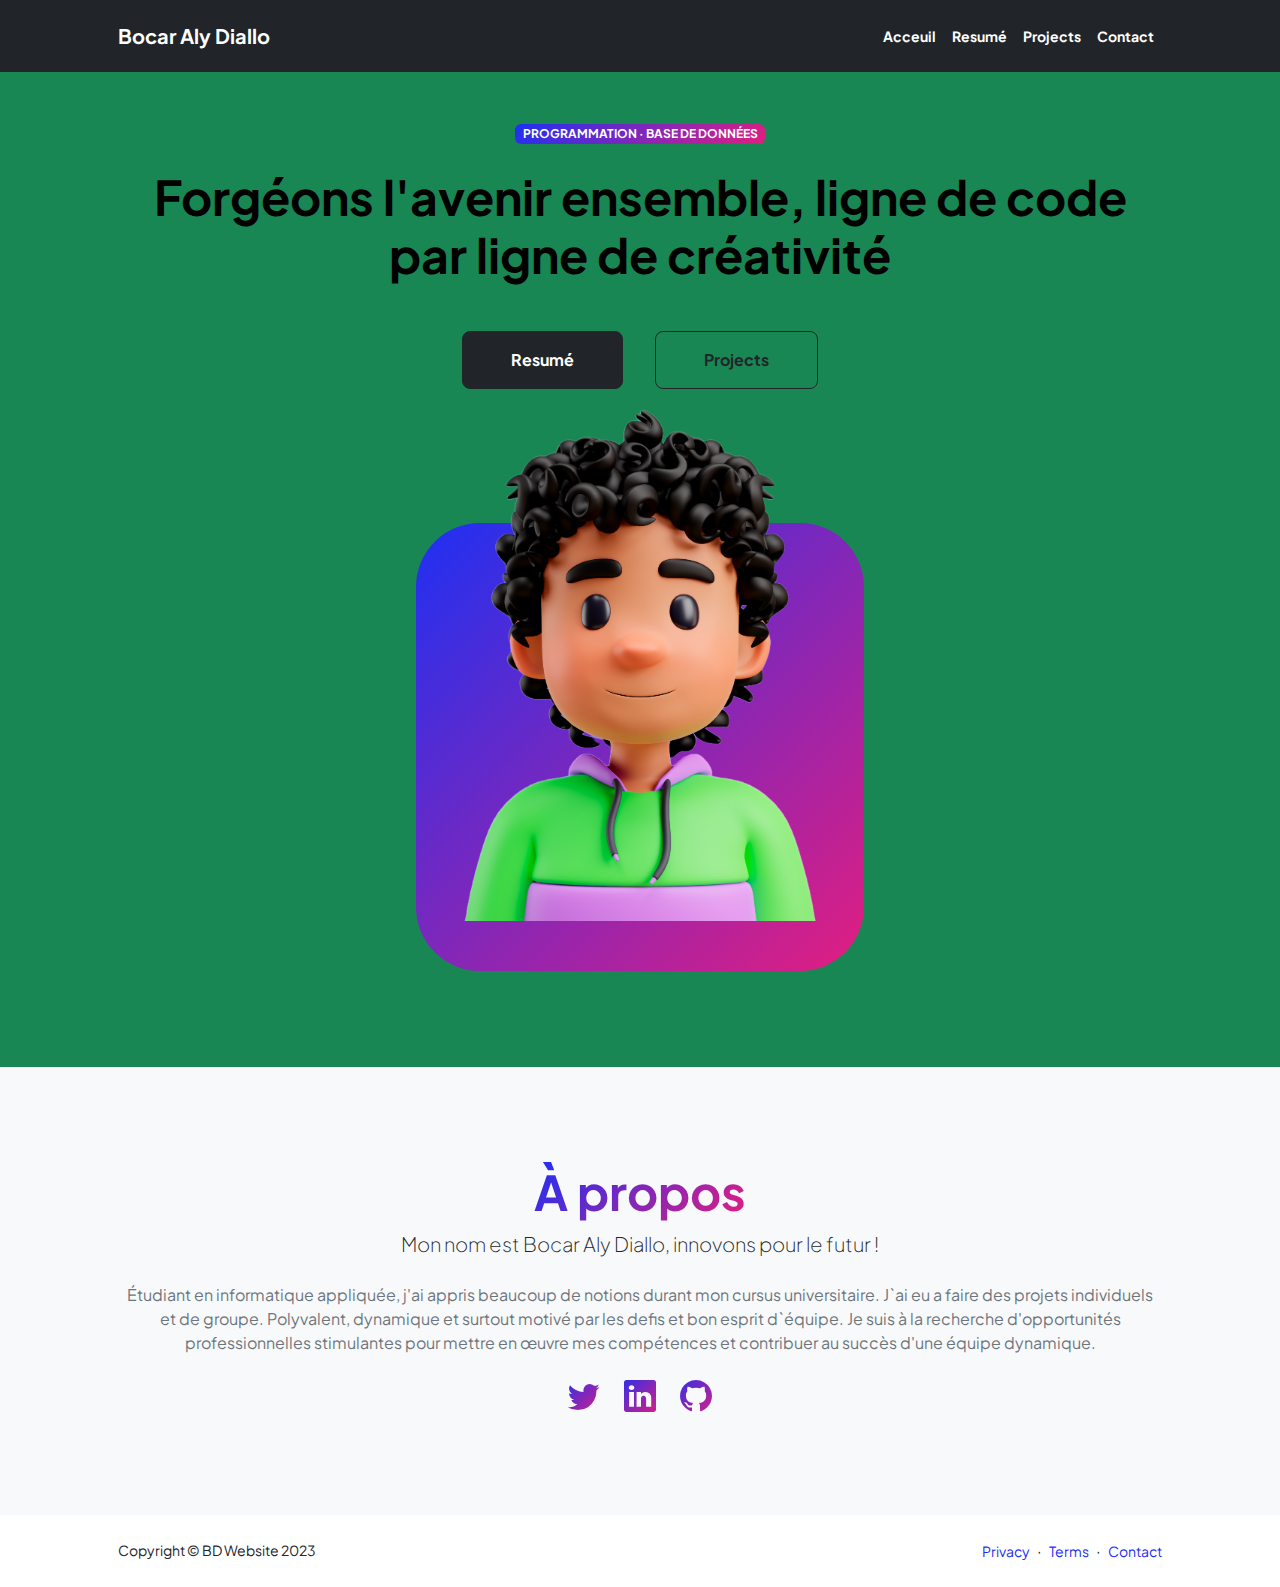
<file: index.html>
<!DOCTYPE html>
<html lang="en">

<head>
    <meta charset="utf-8" />
    <meta name="viewport" content="width=device-width, initial-scale=1, shrink-to-fit=no" />
    <meta name="description" content="" />
    <meta name="author" content="" />
    <title>Portfolio - Bocar Aly</title>
    <!-- Favicon-->
    <link rel="icon" type="image/x-icon" href="assets/favicon.ico" />
    <!-- Custom Google font-->
    <link rel="preconnect" href="https://fonts.googleapis.com" />
    <link rel="preconnect" href="https://fonts.gstatic.com" crossorigin />
    <link
        href="https://fonts.googleapis.com/css2?family=Plus+Jakarta+Sans:wght@100;200;300;400;500;600;700;800;900&amp;display=swap"
        rel="stylesheet" />
    <!-- Bootstrap icons-->
    <link href="https://cdn.jsdelivr.net/npm/bootstrap-icons@1.8.1/font/bootstrap-icons.css" rel="stylesheet" />
    <!-- Core theme CSS (includes Bootstrap)-->
    <link href="css/styles.css" rel="stylesheet" />
    <link href="css/portfolio.css" rel="stylesheet" />
</head>

<body class="d-flex flex-column h-100">
    <main class="flex-shrink-0">
        <!-- Navigation-->
        <div class="jumbotron bg-success">
            <nav class="navbar navbar-expand-lg navbar-light bg-dark py-3">
                <div class="container px-5">
                    <a class="navbar-brand" href="index.html"><span class="fw-bolder text-white">Bocar Aly
                            Diallo</span></a>
                    <button class="navbar-toggler" type="button" data-bs-toggle="collapse"
                        data-bs-target="#navbarSupportedContent" aria-controls="navbarSupportedContent"
                        aria-expanded="false" aria-label="Toggle navigation"><span
                            class="navbar-toggler-icon"></span>
                        </button>
                    <div class="collapse navbar-collapse" id="navbarSupportedContent">
                        <ul class="navbar-nav ms-auto mb-2 mb-lg-0 small fw-bolder">
                            <li class="nav-item"><a class="nav-link" href="index.html">Acceuil</a></li>
                            <li class="nav-item"><a class="nav-link" href="resume.html">Resumé</a></li>
                            <li class="nav-item"><a class="nav-link" href="projects.html">Projects</a></li>
                            <li class="nav-item"><a class="nav-link" href="contact.html">Contact</a></li>
                        </ul>
                    </div>
                </div>
            </nav>
            <!-- Header-->
            <header class="py-5">
                <div class="container px-5 pb-5">
                    <div class="row gx-5 align-items-center">
                        <div class="col-xxl-5">
                            <!-- Header text content-->
                            <div class="text-center text-xxl-start">
                                <div class="badge bg-gradient-primary-to-secondary text-white mb-4">
                                    <div class="text-uppercase">Programmation &middot; Base de données</div>
                                </div>
                                 <h1 class="display-5 fw-bolder mb-5"><span class="text-gradient1">Forgéons l'avenir ensemble, ligne de code par ligne de créativité</span></h1>
                                <div
                                    class="d-grid gap-3 d-sm-flex justify-content-sm-center justify-content-xxl-start mb-3">
                                    <a class="btn btn-dark btn-lg px-5 py-3 me-sm-3 fs-6 fw-bolder"
                                        href="resume.html">Resumé</a>
                                    <a class="btn btn-outline-dark btn-lg px-5 py-3 fs-6 fw-bolder"
                                        href="projects.html">Projects</a>
                                </div>
                            </div>
                        </div>
                        <div class="col-xxl-7">
                            <!-- Header profile picture-->
                            <div class="d-flex justify-content-center mt-5 mt-xxl-0">
                                <div class="profile bg-gradient-primary-to-secondary">
                                    
                                    <img class="profile-img" src="assets/NP.png" alt="Photo de profile" />

                                </div>
                            </div>
                        </div>
                    </div>
                </div>
            </header>
            <!-- About Section-->
            <section class="bg-light py-5">
                <div class="container px-5">
                    <div class="row gx-5 justify-content-center">
                        <div class="col-xxl-8">
                            <div class="text-center my-5">
                                <h2 class="display-5 fw-bolder"><span class="text-gradient d-inline">À propos</span>
                                </h2>
                                <p class="lead fw-light mb-4">Mon nom est Bocar Aly Diallo, innovons pour le futur !</p>
                                <p class="text-muted">Étudiant en informatique appliquée, j'ai appris beaucoup de notions durant mon cursus universitaire. J`ai eu a faire des projets individuels et de groupe. Polyvalent, dynamique et surtout motivé par les defis et bon esprit d`équipe. Je suis à la recherche d'opportunités professionnelles stimulantes pour mettre en œuvre mes compétences et contribuer au succès d'une équipe dynamique.</p>
                                <div class="d-flex justify-content-center fs-2 gap-4">
                                    <a class="text-gradient" href="#!"><i class="bi bi-twitter"></i></a>
                                    <a class="text-gradient" href="#!"><i class="bi bi-linkedin"></i></a>
                                    <a class="text-gradient" href="https://github.com/Bocar01/INFO4042"><i class="bi bi-github"></i></a>
                                </div>
                            </div>
                        </div>
                    </div>
                </div>
            </section>
        </div>
    </main>
    <!-- Footer-->
    <footer class="bg-white py-4 mt-auto">
        <div class="container px-5">
            <div class="text-color row align-items-center justify-content-between flex-column flex-sm-row">
                <div class="col-auto">
                    <div class="small m-0">Copyright &copy; BD Website 2023</div>
                </div>
                <div class="col-auto">
                    <a class="small" href="#!">Privacy</a>
                    <span class="mx-1">&middot;</span>
                    <a class="small" href="#!">Terms</a>
                    <span class="mx-1">&middot;</span>
                    <a class="small" href="contact.html">Contact</a>
                </div>
            </div>
        </div>
    </footer>
    <!-- Bootstrap core JS-->
    <script src="https://cdn.jsdelivr.net/npm/bootstrap@5.2.3/dist/js/bootstrap.bundle.min.js"></script>
    <!-- Core theme JS-->
    <script src="js/scripts.js"></script>
</body>

</html>
</file>
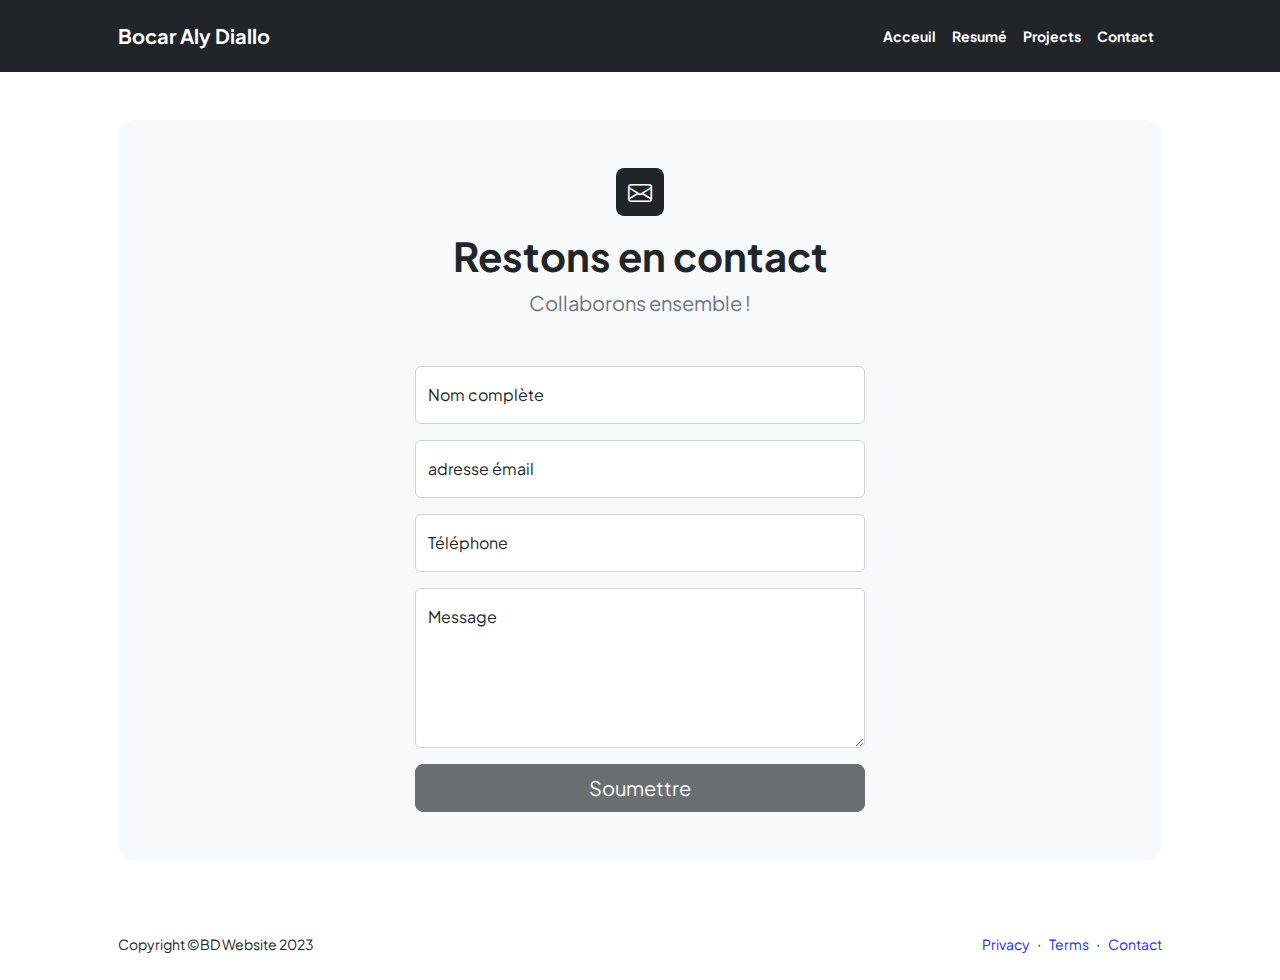
<file: contact.html>
<!DOCTYPE html>
<html lang="en">
    <head>
        <meta charset="utf-8" />
        <meta name="viewport" content="width=device-width, initial-scale=1, shrink-to-fit=no" />
        <meta name="description" content />
        <meta name="author" content />
        <title>Portfolio - Bocar Aly</title>
        <!-- Favicon-->
        <link rel="icon" type="image/x-icon" href="assets/favicon.ico" />
        <!-- Custom Google font-->
        <link rel="preconnect" href="https://fonts.googleapis.com" />
        <link rel="preconnect" href="https://fonts.gstatic.com" crossorigin />
        <link href="https://fonts.googleapis.com/css2?family=Plus+Jakarta+Sans:wght@100;200;300;400;500;600;700;800;900&amp;display=swap" rel="stylesheet" />
        <!-- Bootstrap icons-->
        <link href="https://cdn.jsdelivr.net/npm/bootstrap-icons@1.8.1/font/bootstrap-icons.css" rel="stylesheet" />
        <!-- Core theme CSS (includes Bootstrap)-->
        <link href="css/styles.css" rel="stylesheet" />
        <link href="css/portfolio.css" rel="stylesheet" />
    </head>
    <body class="d-flex flex-column">
        <main class="flex-shrink-0">
            <!-- Navigation-->
            <nav class="navbar navbar-expand-lg navbar-light bg-dark py-3">
                <div class="container px-5">
                    <a class="navbar-brand" href="index.html"><span class="fw-bolder text-white">Bocar Aly Diallo</span></a>
                    <button class="navbar-toggler" type="button" data-bs-toggle="collapse" data-bs-target="#navbarSupportedContent" aria-controls="navbarSupportedContent" aria-expanded="false" aria-label="Toggle navigation"><span class="navbar-toggler-icon"></span></button>
                    <div class="collapse navbar-collapse" id="navbarSupportedContent">
                        <ul class="navbar-nav ms-auto mb-2 mb-lg-0 small fw-bolder">
                            <li class="nav-item"><a class="nav-link" href="index.html">Acceuil</a></li>
                            <li class="nav-item"><a class="nav-link" href="resume.html">Resumé</a></li>
                            <li class="nav-item"><a class="nav-link" href="projects.html">Projects</a></li>
                            <li class="nav-item"><a class="nav-link" href="contact.html">Contact</a></li>
                        </ul>
                    </div>
                </div>
            </nav>
            <!-- Page content-->
            <section class="py-5">
                <div class="container px-5">
                    <!-- Contact form-->
                    <div class="bg-light rounded-4 py-5 px-4 px-md-5">
                        <div class="text-center mb-5">
                            <div class="feature bg-dark  text-white rounded-3 mb-3"><i class="bi bi-envelope"></i></div>
                            <h1 class="fw-bolder">Restons en contact</h1>
                            <p class="lead fw-normal text-muted mb-0">Collaborons ensemble !</p>
                        </div>
                        <div class="row gx-5 justify-content-center">
                            <div class="col-lg-8 col-xl-6">
                                <!-- * * * * * * * * * * * * * * *-->
                                <!-- * * SB Forms Contact Form * *-->
                                <!-- * * * * * * * * * * * * * * *-->
                                <!-- This form is pre-integrated with SB Forms.-->
                                <!-- To make this form functional, sign up at-->
                                <!-- https://startbootstrap.com/solution/contact-forms-->
                                <!-- to get an API token!-->
                                <form id="contactForm" data-sb-form-api-token="API_TOKEN">
                                    <!-- Name input-->
                                    <div class="form-floating mb-3">
                                        <input class="form-control" id="name" type="text" placeholder="Enter your name..." data-sb-validations="required" />
                                        <label for="name">Nom complète</label>
                                        <div class="invalid-feedback" data-sb-feedback="name:required">Un nom est requis.</div>
                                    </div>
                                    <!-- Email address input-->
                                    <div class="form-floating mb-3">
                                        <input class="form-control" id="email" type="email" placeholder="name@example.com" data-sb-validations="required,email" />
                                        <label for="email">adresse émail</label>
                                        <div class="invalid-feedback" data-sb-feedback="email:required">émail est requis.</div>
                                        <div class="invalid-feedback" data-sb-feedback="email:email">émail non valide.</div>
                                    </div>
                                    <!-- Phone number input-->
                                    <div class="form-floating mb-3">
                                        <input class="form-control" id="phone" type="tel" placeholder="(123) 456-7890" data-sb-validations="required" />
                                        <label for="phone">Téléphone</label>
                                        <div class="invalid-feedback" data-sb-feedback="phone:required">Un numéro de téléphone est requis.</div>
                                    </div>
                                    <!-- Message input-->
                                    <div class="form-floating mb-3">
                                        <textarea class="form-control" id="message" type="text" placeholder="Enter your message here..." style="height: 10rem" data-sb-validations="required"></textarea>
                                        <label for="message">Message</label>
                                        <div class="invalid-feedback" data-sb-feedback="message:required">Le message est requis.</div>
                                    </div>
                                    <!-- Submit success message-->
                                    <!---->
                                    <!-- This is what your users will see when the form-->
                                    <!-- has successfully submitted-->
                                    <div class="d-none" id="submitSuccessMessage">
                                        <div class="text-center mb-3">
                                            <div class="fw-bolder">Soumission de la formulaire est reussi!</div>
                                            Pour activer cette formulaire, se connecter au
                                            <br />
                                            <a href="https://startbootstrap.com/solution/contact-forms">https://startbootstrap.com/solution/contact-forms</a>
                                        </div>
                                    </div>
                                    <!-- Submit error message-->
                                    <!---->
                                    <!-- This is what your users will see when there is-->
                                    <!-- an error submitting the form-->
                                    <div class="d-none" id="submitErrorMessage"><div class="text-center text-danger mb-3">Erreur d'envoie!</div></div>
                                    <!-- Submit Button-->
                                    <div class="d-grid"><button class="btn btn-dark btn-lg disabled" id="submitButton" type="submit">Soumettre</button></div>
                                </form>
                            </div>
                        </div>
                    </div>
                </div>
            </section>
        </main>
        <!-- Footer-->
        <footer class="bg-white py-4 mt-auto">
            <div class="container px-5">
                <div class="row align-items-center justify-content-between flex-column flex-sm-row">
                    <div class="col-auto"><div class="small m-0">Copyright &copy;BD Website 2023</div></div>
                    <div class="col-auto">
                        <a class="small" href="#!">Privacy</a>
                        <span class="mx-1">&middot;</span>
                        <a class="small" href="#!">Terms</a>
                        <span class="mx-1">&middot;</span>
                        <a class="small" href="contact.html">Contact</a>
                    </div>
                </div>
            </div>
        </footer>
        <!-- Bootstrap core JS-->
        <script src="https://cdn.jsdelivr.net/npm/bootstrap@5.2.3/dist/js/bootstrap.bundle.min.js"></script>
        <!-- Core theme JS-->
        <script src="js/scripts.js"></script>
        <!-- * * * * * * * * * * * * * * * * * * * * * * * * * * * * * * * * * * * * * * * *-->
        <!-- * *                               SB Forms JS                               * *-->
        <!-- * * Activate your form at https://startbootstrap.com/solution/contact-forms * *-->
        <!-- * * * * * * * * * * * * * * * * * * * * * * * * * * * * * * * * * * * * * * * *-->
        <script src="https://cdn.startbootstrap.com/sb-forms-latest.js"></script>
    </body>
</html>
</file>
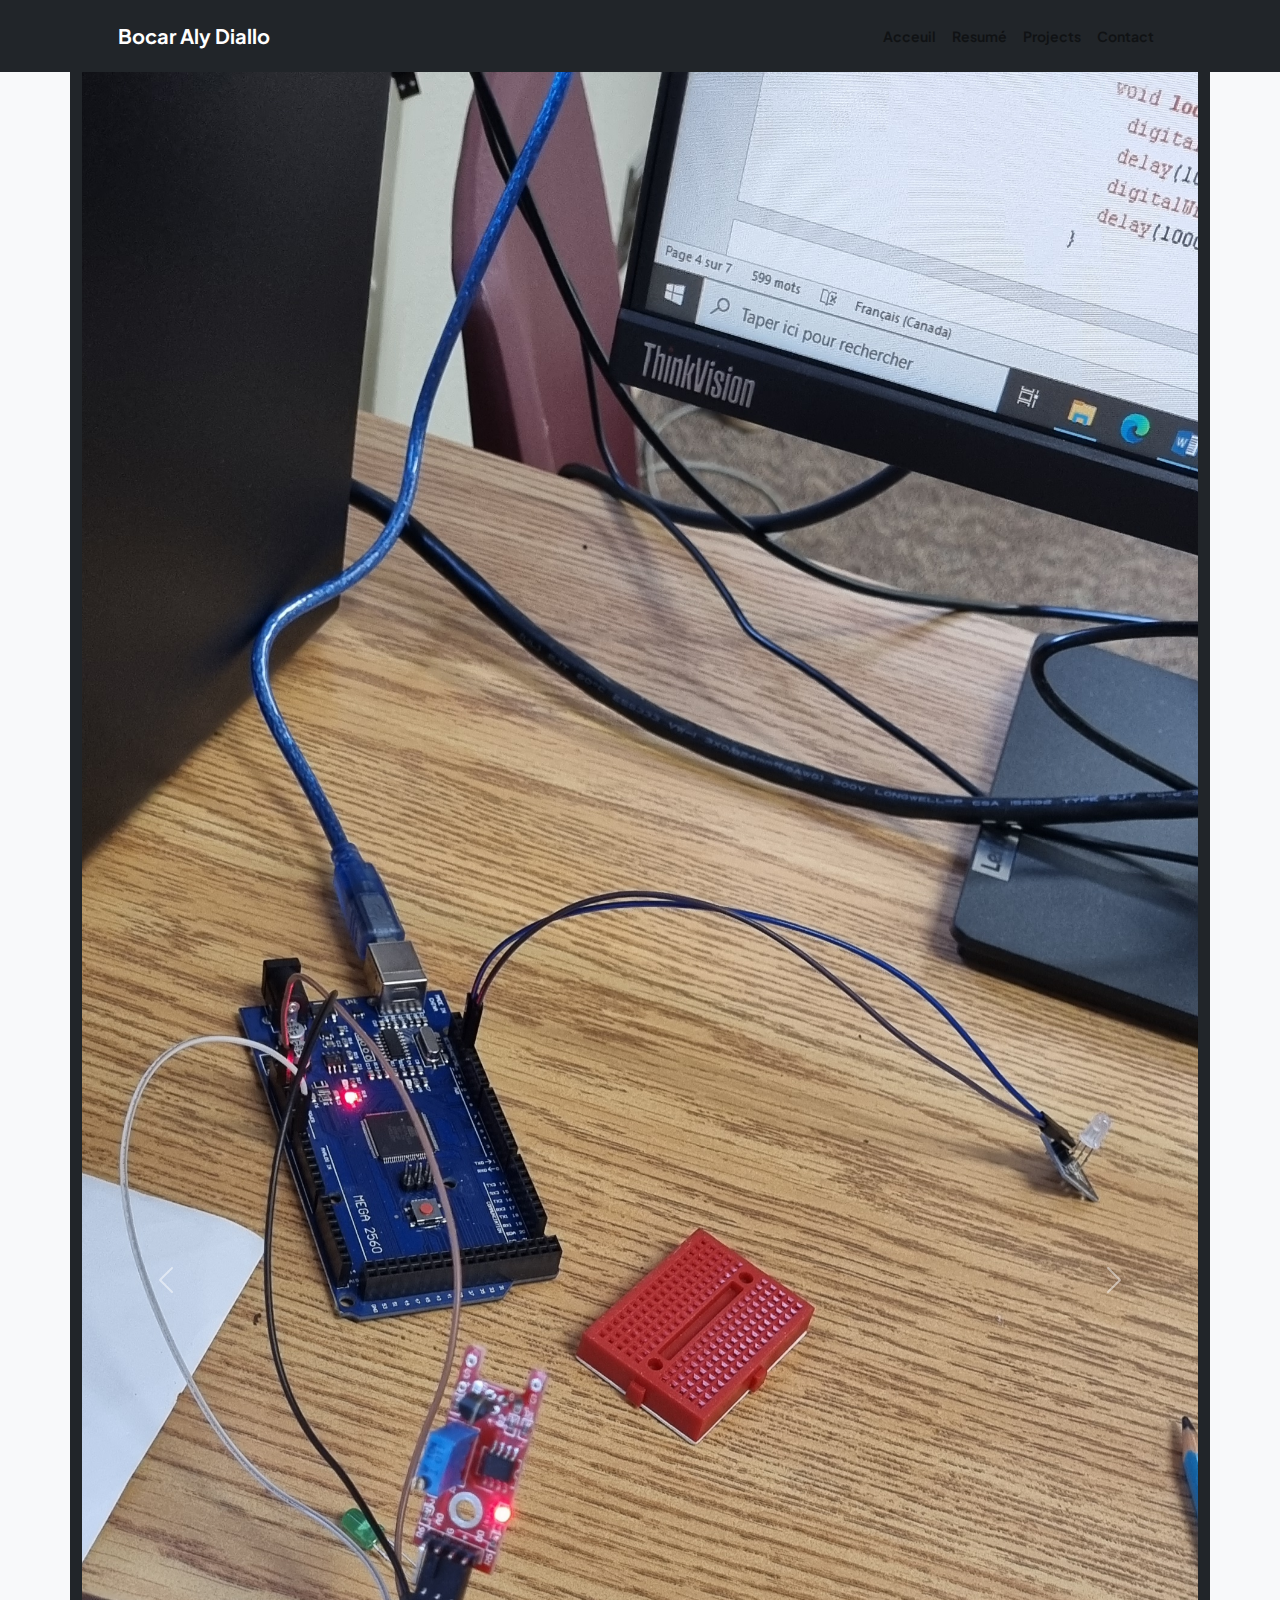
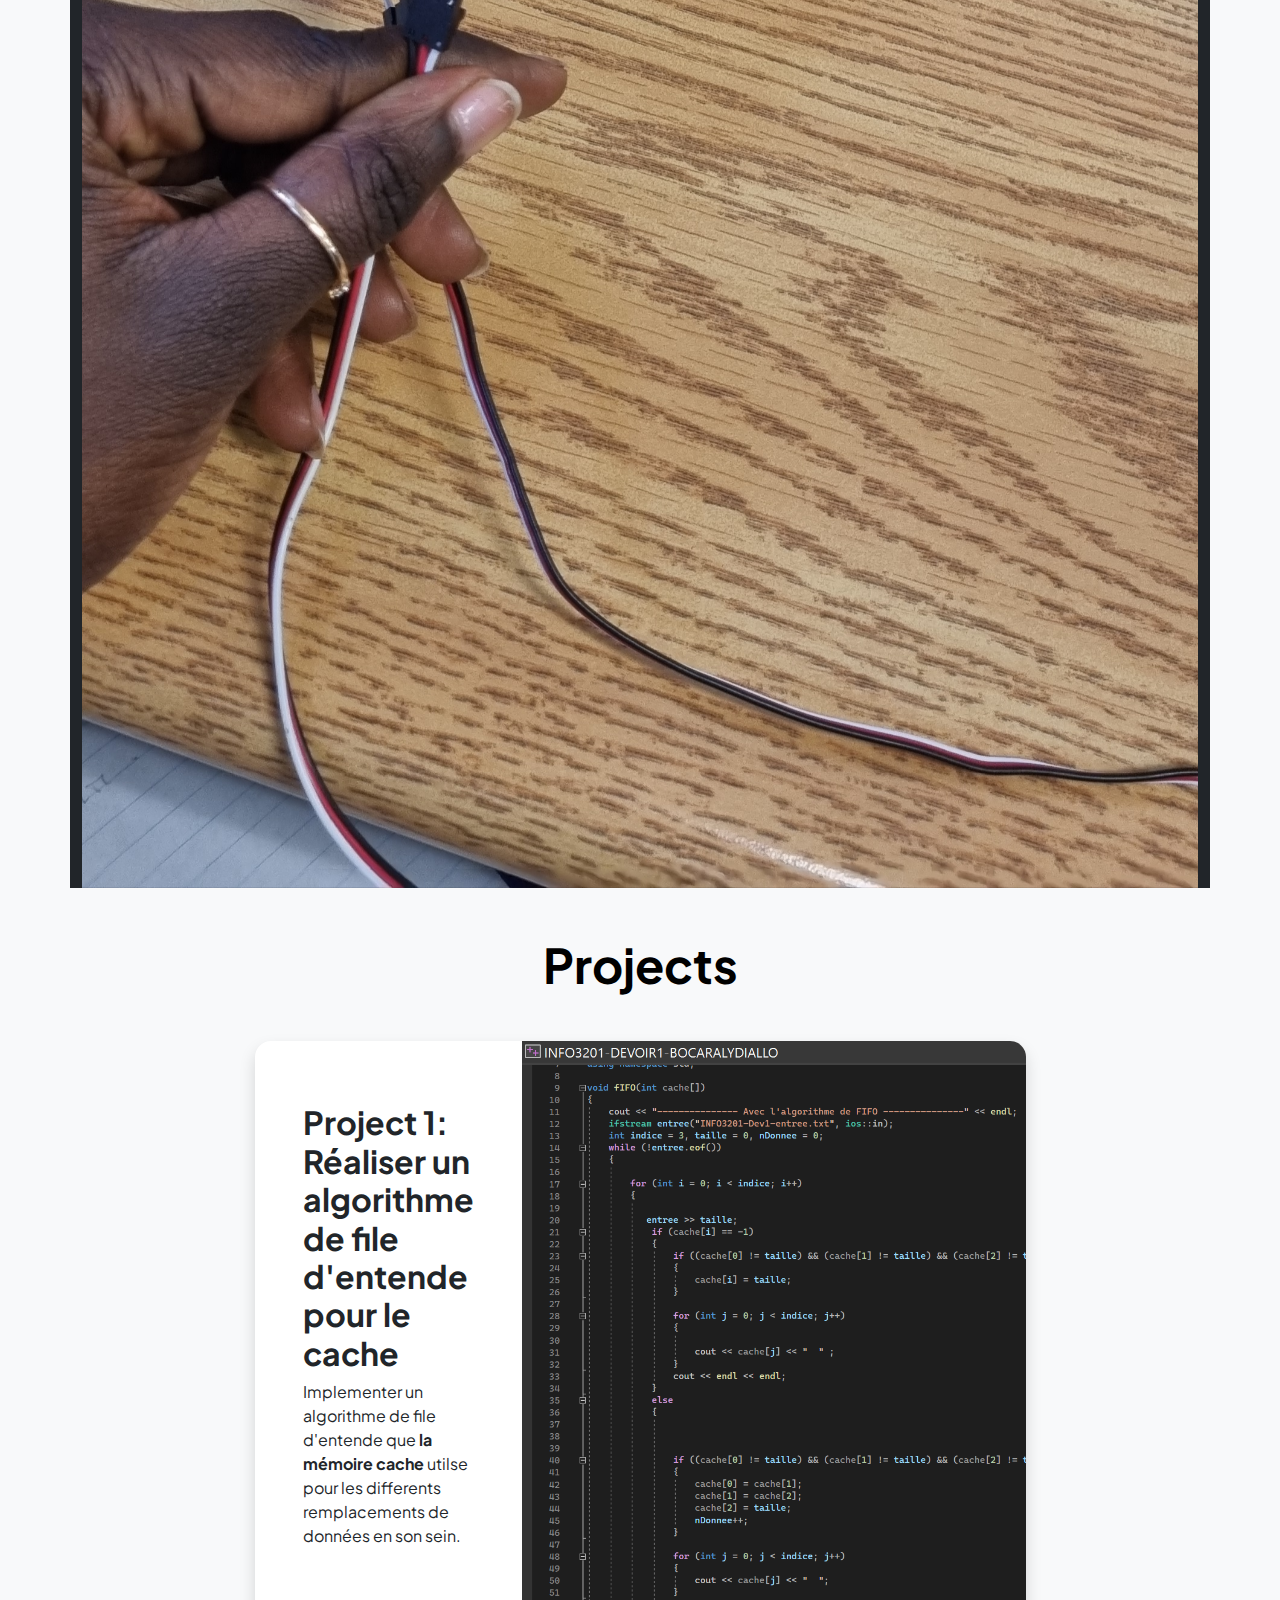
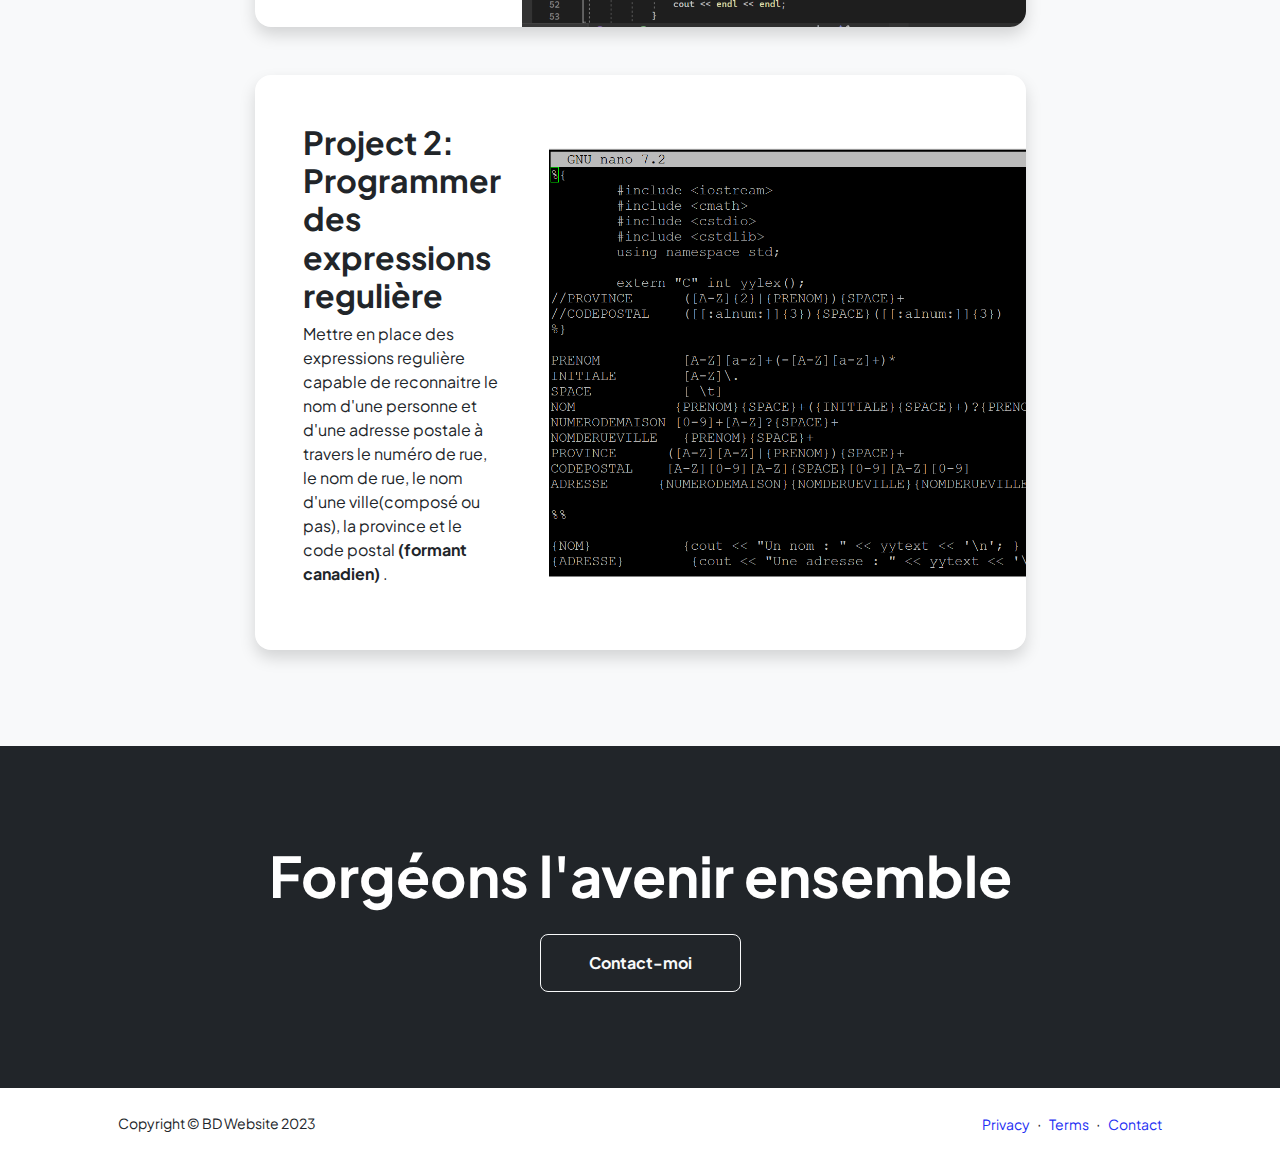
<file: projects.html>
<!DOCTYPE html>
<html lang="en">

<head>
    <meta charset="utf-8" />
    <meta name="viewport" content="width=device-width, initial-scale=1, shrink-to-fit=no" />
    <meta name="description" content="" />
    <meta name="author" content="" />
    <title>Portfolio - Bocar Aly</title>
    <!-- Favicon-->
    <link rel="icon" type="image/x-icon" href="assets/favicon.ico" />
    <!-- Custom Google font-->
    <link rel="preconnect" href="https://fonts.googleapis.com" />
    <link rel="preconnect" href="https://fonts.gstatic.com" crossorigin />
    <link
        href="https://fonts.googleapis.com/css2?family=Plus+Jakarta+Sans:wght@100;200;300;400;500;600;700;800;900&amp;display=swap"
        rel="stylesheet" />
    <!-- Bootstrap icons-->
    <link href="https://cdn.jsdelivr.net/npm/bootstrap-icons@1.8.1/font/bootstrap-icons.css" rel="stylesheet" />
    <link rel="stylesheet" href="https://stackpath.bootstrapcdn.com/bootstrap/4.5.2/css/bootstrap.min.css"
    integrity="sha384-JcKb8q3iqJ61gNV9KGb8thSsNjpSL0n8PARn9HuZOnIxN0hoP+VmmDGMN5t9UJ0Z" crossorigin="anonymous">
    <!-- Core theme CSS (includes Bootstrap)-->
    <link href="css/styles.css" rel="stylesheet" />
    <link href="css/portfolio.css" rel="stylesheet" />
</head>
<body class="d-flex flex-column h-100 bg-light">
    <main class="flex-shrink-0">
        <!-- Navigation-->
        <nav class="navbar navbar-expand-lg navbar-light bg-dark py-3">
            <div class="container px-5">
                <a class="navbar-brand" href="index.html"><span class="fw-bolder text-white">Bocar Aly
                        Diallo</span></a>
                <button class="navbar-toggler btn btn-danger" type="button" data-bs-toggle="collapse"
                    data-bs-target="#navbarSupportedContent" aria-controls="navbarSupportedContent"
                    aria-expanded="false" aria-label="Toggle navigation"><span
                        class="navbar-toggler-icon"></span>
                    </button>
                <div class="collapse navbar-collapse" id="navbarSupportedContent">
                    <ul class="navbar-nav ms-auto mb-2 mb-lg-0 small fw-bolder">
                        <li class="nav-item"><a class="nav-link" href="index.html">Acceuil</a></li>
                        <li class="nav-item"><a class="nav-link" href="resume.html">Resumé</a></li>
                        <li class="nav-item"><a class="nav-link" href="projects.html">Projects</a></li>
                        <li class="nav-item"><a class="nav-link" href="contact.html">Contact</a></li>
                    </ul>
                </div>
            </div>
        </nav>

        <!-- le carousel -->
        <section>
        <div class="container bg-dark ">
            <div id="mon-carousel" class="carousel slide" data-ride="carousel">
              <!-- Les differnts du carousel -->
                <div class="carousel-inner ">
                    <div class="carousel-item active">
                        <img src="assets/1.jpg" class="d-block img-fluid " alt="Photo">
                    </div>
                    <div class="carousel-item ">
                        <img src="assets/2.jpg" class="d-block img-fluid" alt="Photo">
                    </div>
                    <div class="carousel-item ">
                        <img src="assets/4.jpg" class="d-block img-fluid " alt="Photo">
                    </div>
                    <div class="carousel-item ">
                        <img src="assets/5.jpg" class="d-block img-fluid " alt="Photo">
                    </div>
                    <div class="carousel-item ">
                        <img src="assets/6.jpg" class="d-block img-fluid " alt="Photo">
                    </div>
                     <div class="carousel-item ">
                        <img src="assets/9.png" class="d-block img-fluid " alt="Photo">
                    </div>
                    <div class="carousel-item ">
                        <img src="assets/10.png" class="d-block img-fluid " alt="Photo">
                    </div>
                    <div class="carousel-item ">
                        <img src="assets/11.png" class="d-block img-fluid " alt="Photo">
                    </div>
                    <div class="carousel-item ">
                        <img src="assets/12.png" class="d-block img-fluid " alt="Photo">
                    </div>
                   
                </div>
    
                <a class="carousel-control-prev" href="#mon-carousel" data-slide="prev">
                    <span class="carousel-control-prev-icon"></span>
                </a>
                <a class="carousel-control-next" href="#mon-carousel" data-slide="next">
                    <span class="carousel-control-next-icon"></span>
                </a>
            </div>
        </div>

    </section>

        <!-- Projects Section-->
        <section class="py-5">
            <div class="container px-5 mb-5">
                <div class="text-center mb-5">
                    <h1 class="display-5 fw-bolder mb-0"><span class="text-gradient1 d-inline">Projects</span></h1>
                </div>
                <div class="row gx-5 justify-content-center">
                    <div class="col-lg-11 col-xl-9 col-xxl-8">
                        <!-- Project Card 1-->
                        <div class="card overflow-hidden shadow rounded-4 border-0 mb-5">
                            <div class="card-body p-0">
                                <div class="d-flex align-items-center">
                                    <div class="p-5">
                                        <h2 class="fw-bolder">Project 1: Réaliser un algorithme de file d'entende pour le cache  </h2>
                                        <p>Implementer un algorithme de file d'entende que <strong>la mémoire cache</strong>  utilse pour les differents remplacements de données en son sein.</p>
                                    </div>
                                    <img class="d-block img-fluid" src="assets/9.png"
                                        alt="Photo" />
                                </div>
                            </div>
                        </div>
                        <!-- Project Card 2-->
                        <div class="card overflow-hidden shadow rounded-4 border-0">
                            <div class="card-body p-0">
                                <div class="d-flex align-items-center">
                                    <div class="p-5">
                                        <h2 class="fw-bolder">Project 2: Programmer des expressions regulière</h2>
                                        <p>Mettre en place des expressions regulière capable de reconnaitre le nom d'une personne et d'une adresse postale à travers le numéro de rue, le nom de rue, le nom d'une ville(composé ou pas), la province et le code postal <strong>(formant canadien)</strong> .</p>
                                    </div>

                                     <img class="d-block img-fluid "src="assets/11.png" alt="Photo" /> 
                                </div>
                            </div>
                        </div>
                    </div>
                </div>
            </div>
        </section>
        <!-- Call to action section-->
        <section class="py-5 bg-dark text-white">
            <div class="container px-5 my-5">
                <div class="text-center">
                    <h2 class="display-4 fw-bolder mb-4">Forgéons l'avenir ensemble</h2>
                    <a class="btn btn-outline-light btn-lg px-5 py-3 fs-6 fw-bolder" href="contact.html">Contact-moi</a>
                </div>
            </div>
        </section>
    </main>
    <!-- Footer-->
    <footer class="bg-white py-4 mt-auto">
        <div class="container px-5">
            <div class="row align-items-center justify-content-between flex-column flex-sm-row">
                <div class="col-auto">
                    <div class="small m-0">Copyright &copy; BD Website 2023</div>
                </div>
                <div class="col-auto">
                    <a class="small" href="#!">Privacy</a>
                    <span class="mx-1">&middot;</span>
                    <a class="small" href="#!">Terms</a>
                    <span class="mx-1">&middot;</span>
                    <a class="small" href="contact.html">Contact</a>
                </div>
            </div>
        </div>
    </footer>
   

        <script src="https://code.jquery.com/jquery-3.5.1.slim.min.js"
        integrity="sha384-DfXdz2htPH0lsSSs5nCTpuj/zy4C+OGpamoFVy38MVBnE+IbbVYUew+OrCXaRkfj"
        crossorigin="anonymous"></script>
    <script src="https://cdn.jsdelivr.net/npm/popper.js@1.16.1/dist/umd/popper.min.js"
        integrity="sha384-9/reFTGAW83EW2RDu2S0VKaIzap3H66lZH81PoYlFhbGU+6BZp6G7niu735Sk7lN"
        crossorigin="anonymous"></script>
    <script src="https://stackpath.bootstrapcdn.com/bootstrap/4.5.2/js/bootstrap.min.js"
        integrity="sha384-B4gt1jrGC7Jh4AgTPSdUtOBvfO8shuf57BaghqFfPlYxofvL8/KUEfYiJOMMV+rV"
        crossorigin="anonymous"></script>
</body>

</html>
</file>
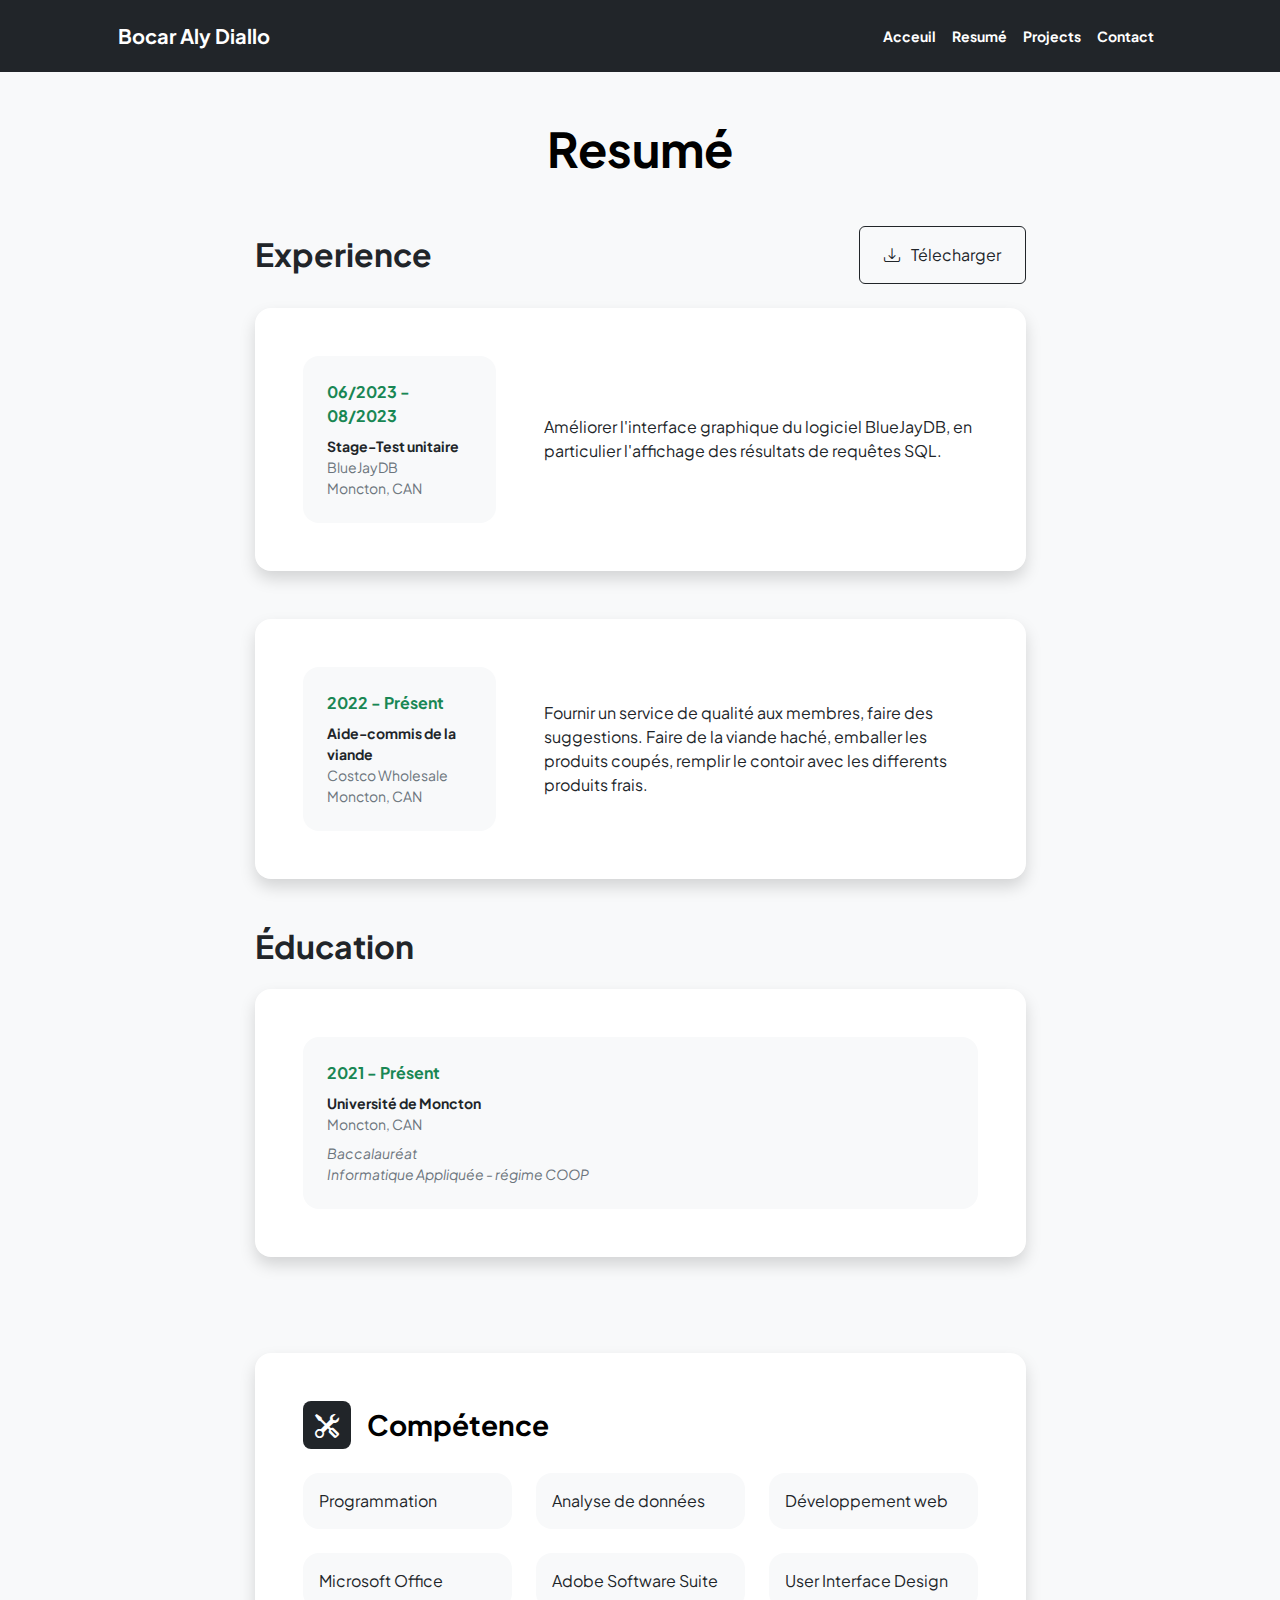
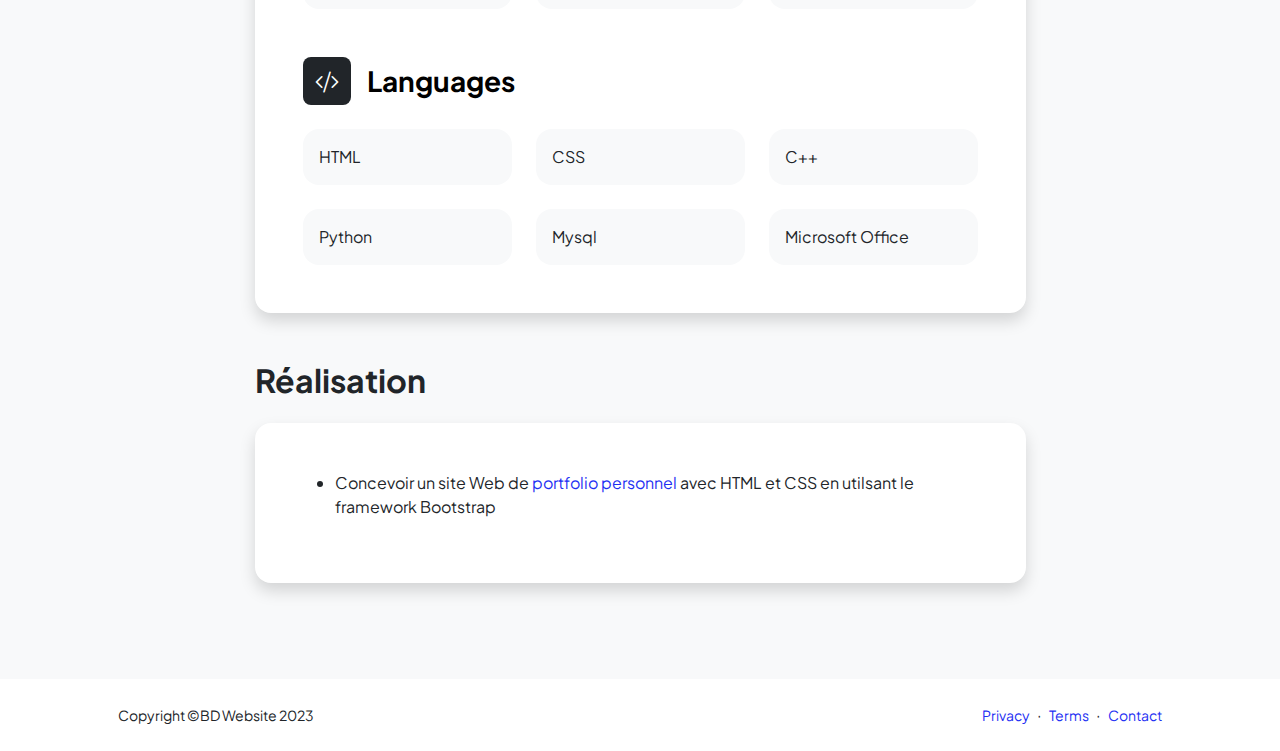
<file: resume.html>
<!DOCTYPE html>
<html lang="en">

<head>
    <meta charset="utf-8" />
    <meta name="viewport" content="width=device-width, initial-scale=1, shrink-to-fit=no" />
    <meta name="description" content="" />
    <meta name="author" content="" />
    <title>Portfolio - Bocar Aly</title>
    <!-- Favicon-->
    <link rel="icon" type="image/x-icon" href="assets/favicon.ico" />
    <!-- Custom Google font-->
    <link rel="preconnect" href="https://fonts.googleapis.com" />
    <link rel="preconnect" href="https://fonts.gstatic.com" crossorigin />
    <link
        href="https://fonts.googleapis.com/css2?family=Plus+Jakarta+Sans:wght@100;200;300;400;500;600;700;800;900&amp;display=swap"
        rel="stylesheet" />
    <!-- Bootstrap icons-->
    <link href="https://cdn.jsdelivr.net/npm/bootstrap-icons@1.8.1/font/bootstrap-icons.css" rel="stylesheet" />
    <!-- Core theme CSS (includes Bootstrap)-->
    <link href="css/styles.css" rel="stylesheet" />
    <link href="css/portfolio.css" rel="stylesheet" />
</head>

<body class="d-flex flex-column h-100 bg-light">
    <main class="flex-shrink-0">
        <!-- Navigation-->
        <nav class="navbar navbar-expand-lg navbar-light bg-dark py-3">
            <div class="container px-5">
                <a class="navbar-brand" href="index.html"><span class="fw-bolder text-white">Bocar Aly Diallo</span></a>
                <button class="navbar-toggler" type="button" data-bs-toggle="collapse"
                    data-bs-target="#navbarSupportedContent" aria-controls="navbarSupportedContent"
                    aria-expanded="false" aria-label="Toggle navigation"><span
                        class="navbar-toggler-icon"></span></button>
                <div class="collapse navbar-collapse" id="navbarSupportedContent">
                    <ul class="navbar-nav ms-auto mb-2 mb-lg-0 small fw-bolder">
                        <li class="nav-item"><a class="nav-link" href="index.html">Acceuil</a></li>
                        <li class="nav-item"><a class="nav-link" href="resume.html">Resumé</a></li>
                        <li class="nav-item"><a class="nav-link" href="projects.html">Projects</a></li>
                        <li class="nav-item"><a class="nav-link" href="contact.html">Contact</a></li>
                    </ul>
                </div>
            </div>
        </nav>
        <!-- Page Content-->
        <div class="container px-5 my-5">
            <div class="text-center mb-5">
                <h1 class="display-5 fw-bolder mb-0"><span class="text-gradient1 d-inline">Resumé</span></h1>
            </div>
            <div class="row gx-5 justify-content-center">
                <div class="col-lg-11 col-xl-9 col-xxl-8">
                    <!-- Experience Section-->
                    <section>
                        <div class="d-flex align-items-center justify-content-between mb-4">
                            <h2 class="text-dark fw-bolder mb-0">Experience</h2>
                            <!-- Download resume button-->
                            <!-- Note: Set the link href target to a PDF file within your project-->
                            <a class="btn btn-outline-dark px-4 py-3" href="#!">
                                <div class="d-inline-block bi bi-download me-2"></div>
                                Télecharger
                            </a>
                        </div>
                        <!-- Experience Card 1-->
                        <div class="card shadow border-0 rounded-4 mb-5">
                            <div class="card-body p-5">
                                <div class="row align-items-center gx-5">
                                    <div class="col text-center text-lg-start mb-4 mb-lg-0">
                                        <div class="bg-light p-4 rounded-4">
                                            <div class="text-success fw-bolder mb-2">06/2023 - 08/2023</div>
                                            <div class="small fw-bolder">Stage-Test unitaire</div>
                                            <div class="small text-muted">BlueJayDB</div>
                                            <div class="small text-muted">Moncton, CAN</div>
                                        </div>
                                    </div>
                                    <div class="col-lg-8">
                                        <div>Améliorer l'interface graphique du logiciel BlueJayDB, en particulier
                                            l'affichage des résultats de requêtes SQL.</div>
                                    </div>
                                </div>
                            </div>
                        </div>
                        <!-- Experience Card 2-->
                        <div class="card shadow border-0 rounded-4 mb-5">
                            <div class="card-body p-5">
                                <div class="row align-items-center gx-5">
                                    <div class="col text-center text-lg-start mb-4 mb-lg-0">
                                        <div class="bg-light p-4 rounded-4">
                                            <div class="text-success fw-bolder mb-2">2022 - Présent</div>
                                            <div class="small fw-bolder">Aide-commis de la viande</div>
                                            <div class="small text-muted">Costco Wholesale</div>
                                            <div class="small text-muted">Moncton, CAN</div>
                                        </div>
                                    </div>
                                    <div class="col-lg-8">
                                        <div>Fournir un service de qualité aux membres, faire des suggestions. Faire de
                                            la viande haché, emballer les produits coupés, remplir le contoir avec les
                                            differents produits frais.</div>
                                    </div>
                                </div>
                            </div>
                        </div>
                    </section>
                    <!-- Education Section-->
                    <section>
                        <h2 class="text-dark fw-bolder mb-4">Éducation</h2>
                        <!-- Education Card -->
                        <div class="card shadow border-0 rounded-4 mb-5">
                            <div class="card-body p-5">
                                <div class="row align-items-center gx-5">
                                    <div class="col text-center text-lg-start mb-4 mb-lg-0">
                                        <div class="bg-light p-4 rounded-4">
                                            <div class="text-success fw-bolder mb-2">2021 - Présent</div>
                                            <div class="mb-2">
                                                <div class="small fw-bolder">Université de Moncton</div>
                                                <div class="small text-muted">Moncton, CAN</div>
                                            </div>
                                            <div class="fst-italic">
                                                <div class="small text-muted">Baccalauréat</div>
                                                <div class="small text-muted">Informatique Appliquée - régime COOP</div>
                                            </div>
                                        </div>
                                    </div>
                                    
                                </div>
                            </div>
                        </div>

                    </section>
                    <!-- Divider-->
                    <div class="pb-5"></div>
                    <!-- Skills Section-->
                    <section>
                        <!-- Skillset Card-->
                        <div class="card shadow border-0 rounded-4 mb-5">
                            <div class="card-body p-5">
                                <!-- Professional skills list-->
                                <div class="mb-5">
                                    <div class="d-flex align-items-center mb-4">
                                        <div class="feature bg-primary bg-dark text-white rounded-3 me-3"><i
                                                class="bi bi-tools"></i></div>
                                        <h3 class="fw-bolder mb-0"><span
                                                class="text-gradient1 d-inline">Compétence</span></h3>
                                    </div>
                                    <div class="row row-cols-1 row-cols-md-3 mb-4">
                                        <div class="col mb-4 mb-md-0">
                                            <div class="d-flex align-items-center bg-light rounded-4 p-3 h-100">
                                                Programmation</div>
                                        </div>
                                        <div class="col mb-4 mb-md-0">
                                            <div class="d-flex align-items-center bg-light rounded-4 p-3 h-100">Analyse
                                                de données</div>
                                        </div>
                                        <div class="col">
                                            <div class="d-flex align-items-center bg-light rounded-4 p-3 h-100">
                                                Développement web</div>
                                        </div>
                                    </div>
                                    <div class="row row-cols-1 row-cols-md-3">
                                        <div class="col mb-4 mb-md-0">
                                            <div class="d-flex align-items-center bg-light rounded-4 p-3 h-100">
                                                Microsoft Office</div>
                                        </div>
                                        <div class="col mb-4 mb-md-0">
                                            <div class="d-flex align-items-center bg-light rounded-4 p-3 h-100">Adobe
                                                Software Suite</div>
                                        </div>
                                        <div class="col">
                                            <div class="d-flex align-items-center bg-light rounded-4 p-3 h-100">User
                                                Interface Design</div>
                                        </div>
                                    </div>
                                </div>
                                <!-- Languages list-->
                                <div class="mb-0">
                                    <div class="d-flex align-items-center mb-4">
                                        <div class="feature bg-primary bg-dark text-white rounded-3 me-3"><i
                                                class="bi bi-code-slash"></i></div>
                                        <h3 class="fw-bolder mb-0"><span
                                                class="text-gradient1 d-inline">Languages</span></h3>
                                    </div>
                                    <div class="row row-cols-1 row-cols-md-3 mb-4">
                                        <div class="col mb-4 mb-md-0">
                                            <div class="d-flex align-items-center bg-light rounded-4 p-3 h-100">HTML
                                            </div>
                                        </div>
                                        <div class="col mb-4 mb-md-0">
                                            <div class="d-flex align-items-center bg-light rounded-4 p-3 h-100">CSS
                                            </div>
                                        </div>
                                        <div class="col">
                                            <div class="d-flex align-items-center bg-light rounded-4 p-3 h-100">C++
                                            </div>
                                        </div>
                                    </div>
                                    <div class="row row-cols-1 row-cols-md-3">
                                        <div class="col mb-4 mb-md-0">
                                            <div class="d-flex align-items-center bg-light rounded-4 p-3 h-100">Python
                                            </div>
                                        </div>
                                        <div class="col mb-4 mb-md-0">
                                            <div class="d-flex align-items-center bg-light rounded-4 p-3 h-100">Mysql
                                            </div>
                                        </div>
                                        <div class="col">
                                            <div class="d-flex align-items-center bg-light rounded-4 p-3 h-100">
                                                Microsoft Office</div>
                                        </div>
                                    </div>
                                </div>
                            </div>
                        </div>
                    </section>

                    <section>
                        <h2 class="text-dark fw-bolder mb-4">Réalisation</h2>
                        <!-- Education Card 1-->
                        <div class="card shadow border-0 rounded-4 mb-5">
                            <div class="card-body p-5">
                                <div class="row align-items-center gx-5">
                                    <div class="col text-center text-lg-start mb-4 mb-lg-0">
                                        <ul>
                                            <li>
                                                <p class="card-text">
                                                    Concevoir un site Web de <a href="index.html">portfolio
                                                        personnel</a> avec HTML et CSS en utilsant le framework
                                                    Bootstrap
                                                </p>
                                            </li>
                                        </ul>
                                    </div>
                                    <!-- <div class="col-lg-8"><div>Lorem ipsum dolor sit amet consectetur adipisicing elit. Delectus laudantium, voluptatem quis repellendus eaque sit animi illo ipsam amet officiis corporis sed aliquam non voluptate corrupti excepturi maxime porro fuga.</div></div> -->
                                </div>
                            </div>
                        </div>

                    </section>
                </div>
            </div>
        </div>
    </main>
    <!-- Footer-->
    <footer class="bg-white py-4 mt-auto">
        <div class="container px-5">
            <div class="row align-items-center justify-content-between flex-column flex-sm-row">
                <div class="col-auto">
                    <div class="small m-0">Copyright &copy;BD Website 2023</div>
                </div>
                <div class="col-auto">
                    <a class="small" href="#!">Privacy</a>
                    <span class="mx-1">&middot;</span>
                    <a class="small" href="#!">Terms</a>
                    <span class="mx-1">&middot;</span>
                    <a class="small" href="contact.html">Contact</a>
                </div>
            </div>
        </div>
    </footer>
    <!-- Bootstrap core JS-->
    <script src="https://cdn.jsdelivr.net/npm/bootstrap@5.2.3/dist/js/bootstrap.bundle.min.js"></script>
    <!-- Core theme JS-->
    <script src="js/scripts.js"></script>
</body>

</html>
</file>
<file: css/portfolio.css>
/* .bg-gradient-primary-to-secondary{
  background:black;
} */
.text-gradient1{
   color:black;
}
/* La couleur arriere plan de la partie body */
body{
    background-color: white;
}
/* le lien de navigation */
.nav-link{
    color:white;
}

.btn:hover {
    color: #ffffff;
    background-color: black;
}

/* le boutton de la menu */
.navbar-toggler {
    background-color: #ffffff;
    color: red;
}

.navbar{
    --bs-navbar-hover-color: white;
}

/* le profile de la page principale */
.profile {
   background-color: black;
   margin-top: 70px;
}

/* l'image du .profile */
.profile-img{
    margin-bottom: 50px;
}

/* Pour enlever la barre de souligement du lien */
a:link {
    text-decoration: none;
}

/* Petite taille d'écran */
@media (max-width: 576px) {
    .carousel-inner img {
        width: 100%;
        height: auto;
    }
}

/* Taille moyenne d'écran */
@media (min-width: 577px) and (max-width: 768px) {
    .carousel-inner img {
        width: 100%;
        height: auto;
    }
}

/* Grande taille d'écran */
@media (min-width: 769px) {
    .carousel-inner img {
        width: 100%;
        height: auto;
    }
}
</file>
